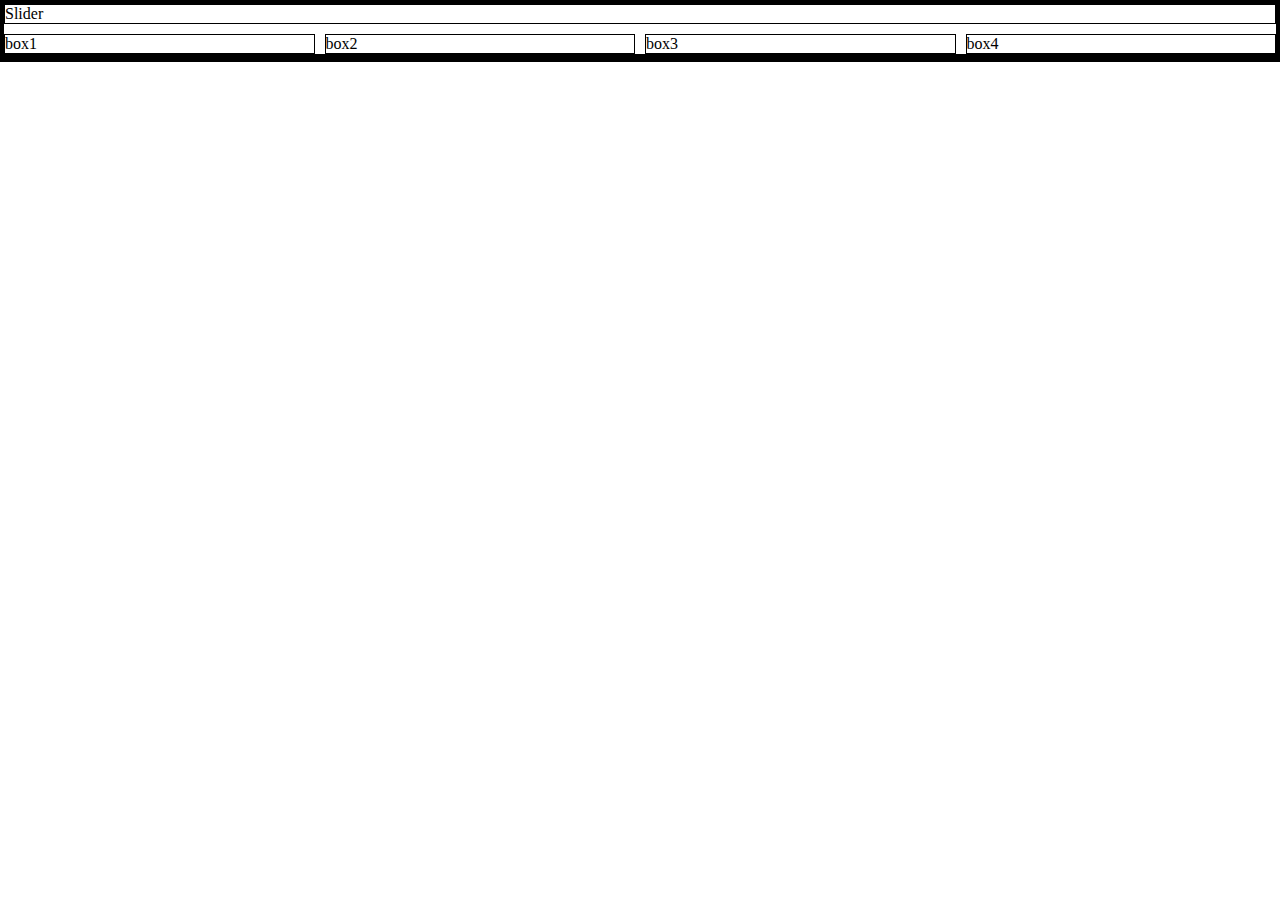
<file: seminar 09/11/index.html>
<!DOCTYPE html>
<html lang="en">
<head>
    <meta charset="UTF-8">
    <meta http-equiv="X-UA-Compatible" content="IE=edge">
    <meta name="viewport" content="width=device-width, initial-scale=1.0">
    <title>Document</title>
    <link rel="stylesheet" href="style.css">
</head>
<body>
    <div class="main">
        <div class="banner">
            <div class="slider">Slider</div>
            <div class="box box1">box1</div>
            <div class="box box2">box2</div>
            <div class="box box3">box3</div>
            <div class="box box4">box4</div>
        </div>
        <div class="search"></div>
        <div class="detail"></div>
    </div>
</body>
</html>
</file>
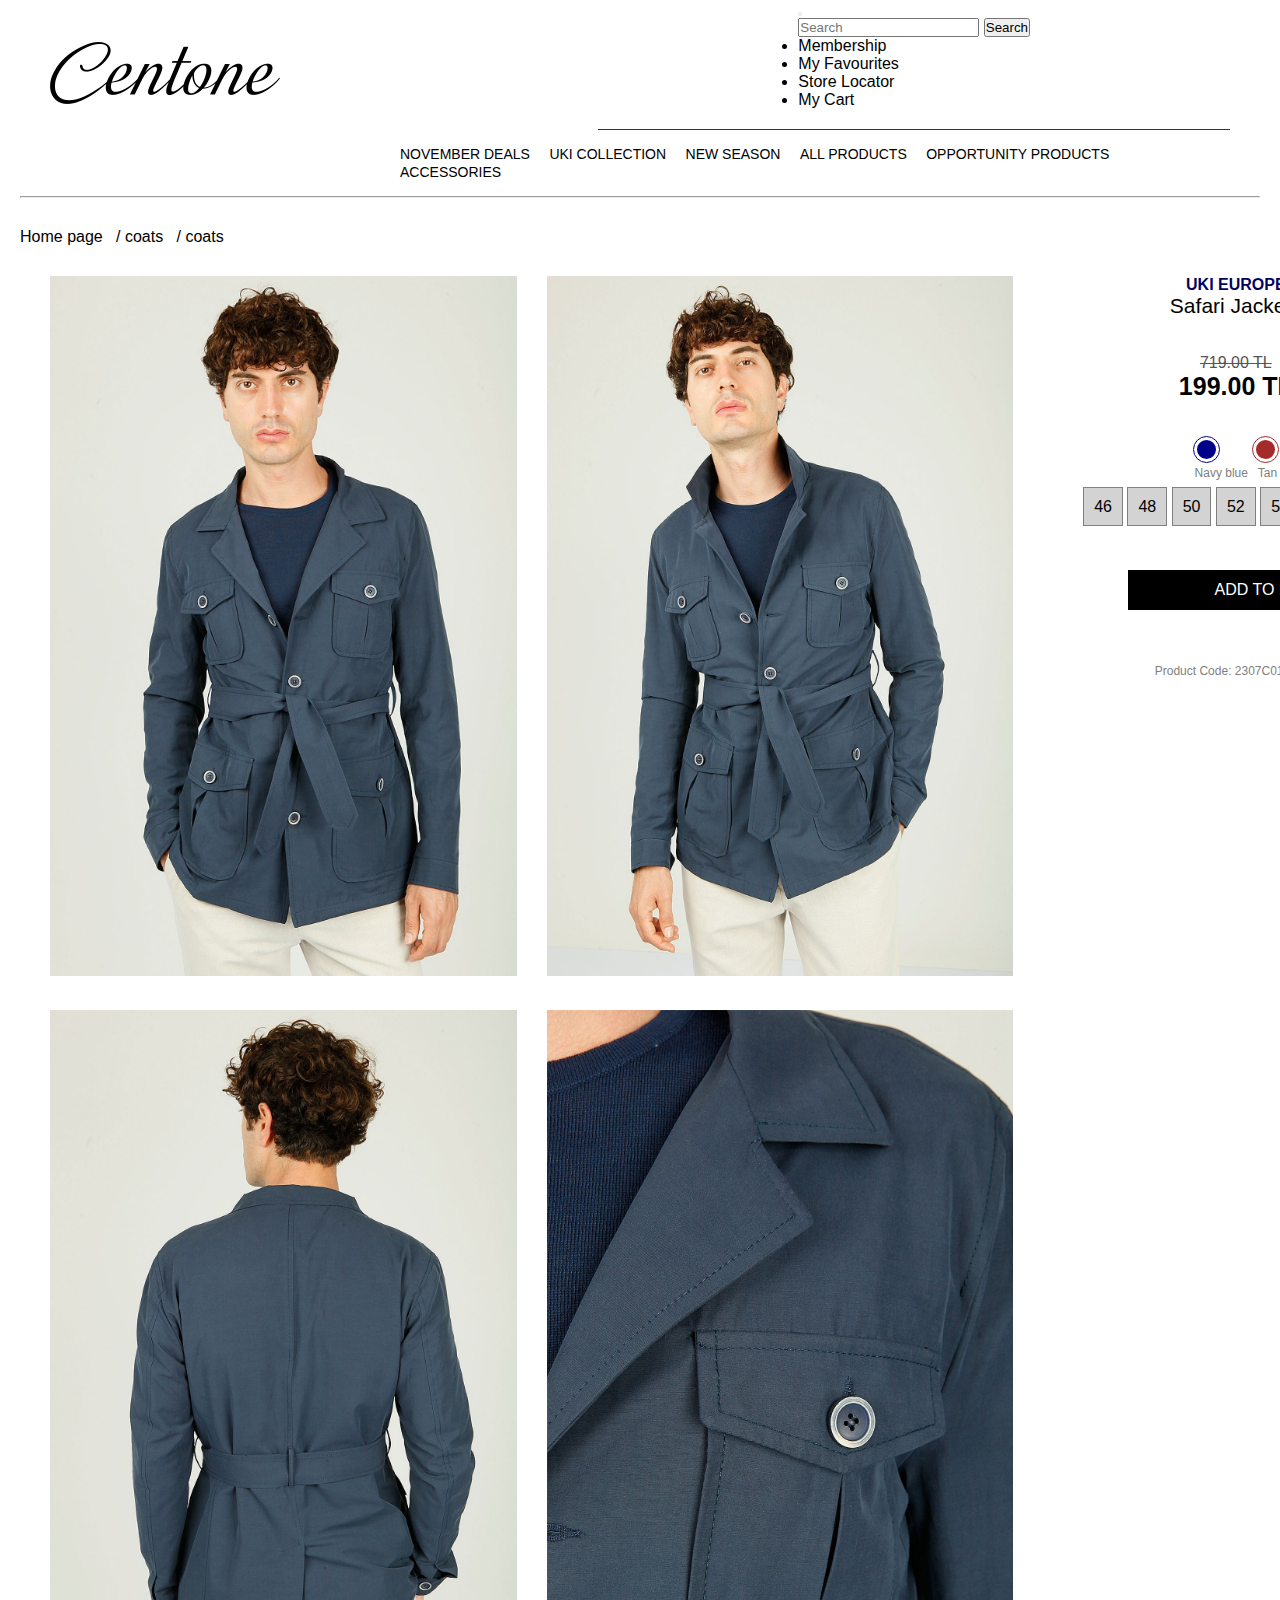
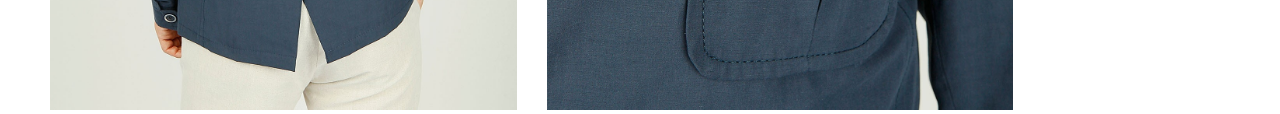
<file: detailpage.html>
<!DOCTYPE html>
<html lang="en">
<head>
    <meta charset="UTF-8">
    <meta http-equiv="X-UA-Compatible" content="IE=edge">
    <meta name="viewport" content="width=device-width, initial-scale=1.0">
    <title>Safari Jacket - Centone</title>
    <link href="https://cdn.jsdelivr.net/npm/bootstrap@5.1.3/dist/css/bootstrap.min.css" rel="stylesheet" integrity="sha384-1BmE4kWBq78iYhFldvKuhfTAU6auU8tT94WrHftjDbrCEXSU1oBoqyl2QvZ6jIW3" crossorigin="anonymous">
    <script src="https://cdn.jsdelivr.net/npm/bootstrap@5.1.3/dist/js/bootstrap.bundle.min.js" integrity="sha384-ka7Sk0Gln4gmtz2MlQnikT1wXgYsOg+OMhuP+IlRH9sENBO0LRn5q+8nbTov4+1p" crossorigin="anonymous"></script>
    <link rel="stylesheet" href="style.css">
    <link rel="stylesheet" href="detailpagestyle.css">
</head>
<body>
    <header class="header">
        <div class="container">
            <div class="header__nav">
                <a href="#"><img class="logo" src="media/logo.png" alt=""></a>
                
                <nav class="navbar navbar-expand-lg navbar-light bg-white">
                    <button class="navbar-toggler" type="button" data-bs-toggle="collapse" data-bs-target="#navbarScroll" aria-controls="navbarScroll" aria-expanded="false" aria-label="Toggle navigation">
                        <span class="navbar-toggler-icon"></span>
                    </button>
                    <div class="collapse navbar-collapse" id="navbarScroll">
                        <form class="d-flex">
                            <input class="form-control me-2" type="search" placeholder="Search" aria-label="Search" />
                            <button class="btn btn-outline-success" type="submit">Search</button>
                        </form>
        
                        <ul class="navbar-nav me-auto my-2 my-lg-0 navbar-nav-scroll" style="--bs-scroll-height: 100px">
                            <li class="nav-item">
                                <a class="nav-link" aria-current="page" href="#">Membership</a>
                            </li>
                            <li class="nav-item">
                                <a class="nav-link" href="#">My Favourites</a>
                            </li>
                            <li class="nav-item">
                                <a class="nav-link" href="#">Store Locator</a>
                            </li>
                            <li class="nav-item">
                                <a class="nav-link" href="#">My Cart</a>
                            </li>
                        </ul>
                    </div>
                </nav>
            </div>
            <nav class="main-nav">
                <div class="main-nav__list">
                    <span class="main-nav__item">
                        <a href="#" class="main-nav__link">November Deals</a>
                    </span>
                    <span class="main-nav__item">
                        <a href="#" class="main-nav__link">UKI Collection</a>
                    </span>
                    <span class="main-nav__item">
                        <a href="#" class="main-nav__link">New season</a>
                    </span>
                    <span class="main-nav__item">
                        <a href="#" class="main-nav__link">All products</a>
                    </span>
                    <span class="main-nav__item">
                        <a href="#" class="main-nav__link">Opportunity products</a>
                    </span>
                    <span class="main-nav__item">
                        <a href="#" class="main-nav__link">Accessories</a>
                    </span>
                </div>
            </nav>
        </div>
    </header class="header">
    <hr>
    <div class="breadcrumbs">
        <a href="#">Home page</a>&nbsp;&nbsp; /
        <a href="#">coats</a>&nbsp;&nbsp; /
        <a href="#">coats</a>
    </div>
    <div class="details">
        <div class="item1">
            <img src="./media/detailcoat1.jpg">
        </div>
        <div class="item2">
            <img src="./media/detailcoat2.jpg">
        </div>
        <div class="item3">
            <div class="uki">UKI EUROPE</div>
            <div class="safari">Safari Jackets</div>
            <br><br>
            <div class="lastprice">719.00 TL</div>
            <div class="actualprice">199.00 TL</div>
            <br><br>
            <a href="#" class="colorblue"></a>
            <a href="#" class="colortan"></a>
            <div class="color">
                <span>Navy blue</span>&nbsp;&nbsp;
                <span>Tan</span>
            </div>
            <br>
            <div class="sizes">
                <a href="#">46</a>
                <a href="#">48</a>
                <a href="#">50</a>
                <a href="#">52</a>
                <a href="#">54</a>
                <a href="#">56</a>
                <a href="#">58</a>
            </div>
            <br><br><br>
            <a href="#"><div class="basket">Add to basket</div></a>
            <br><br><br>
            <div class="code">Product Code: 2307C0120058</div>
        </div>
        <div class="item4">
            <img src="./media/detailcoat3.jpg">
        </div>
        <div class="item5">
            <img src="./media/detailcoat4.jpg">
        </div>
        <div class="item6"></div>
    </div>
</body>
</html>
</file>
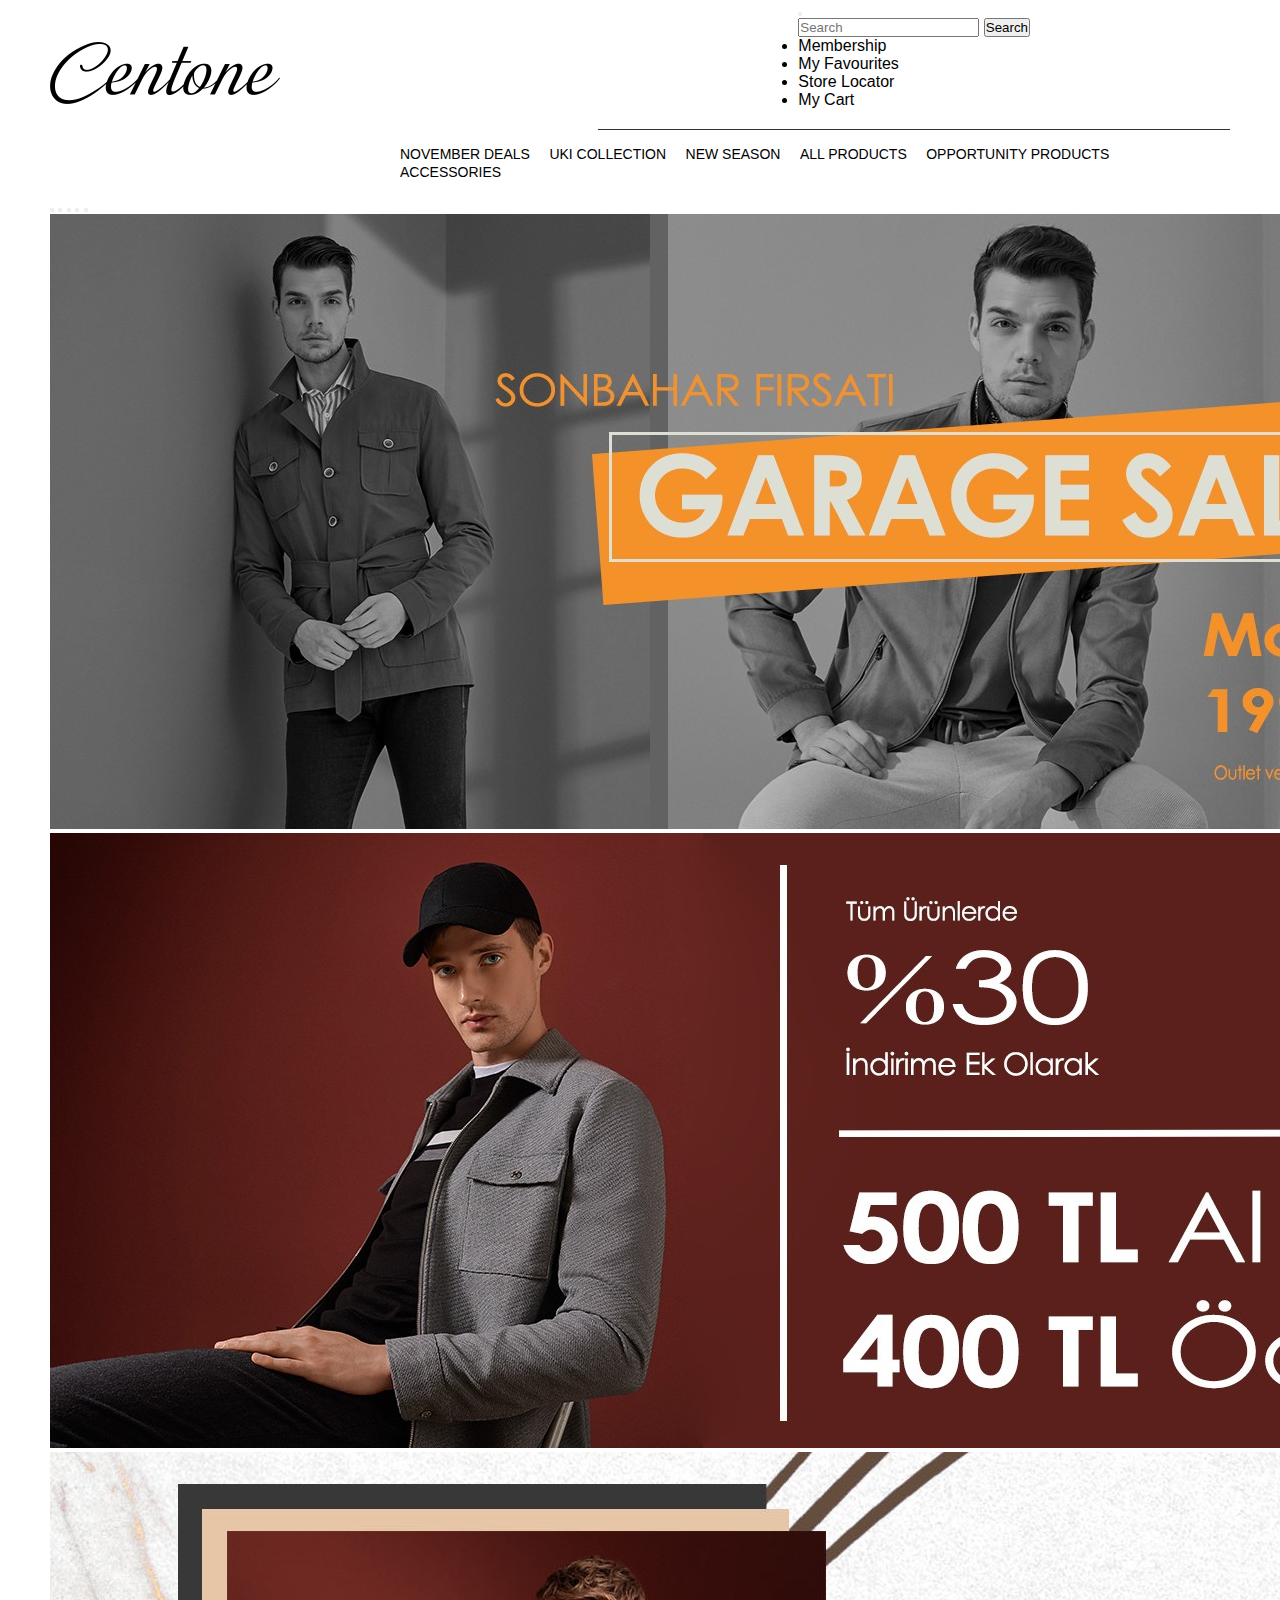
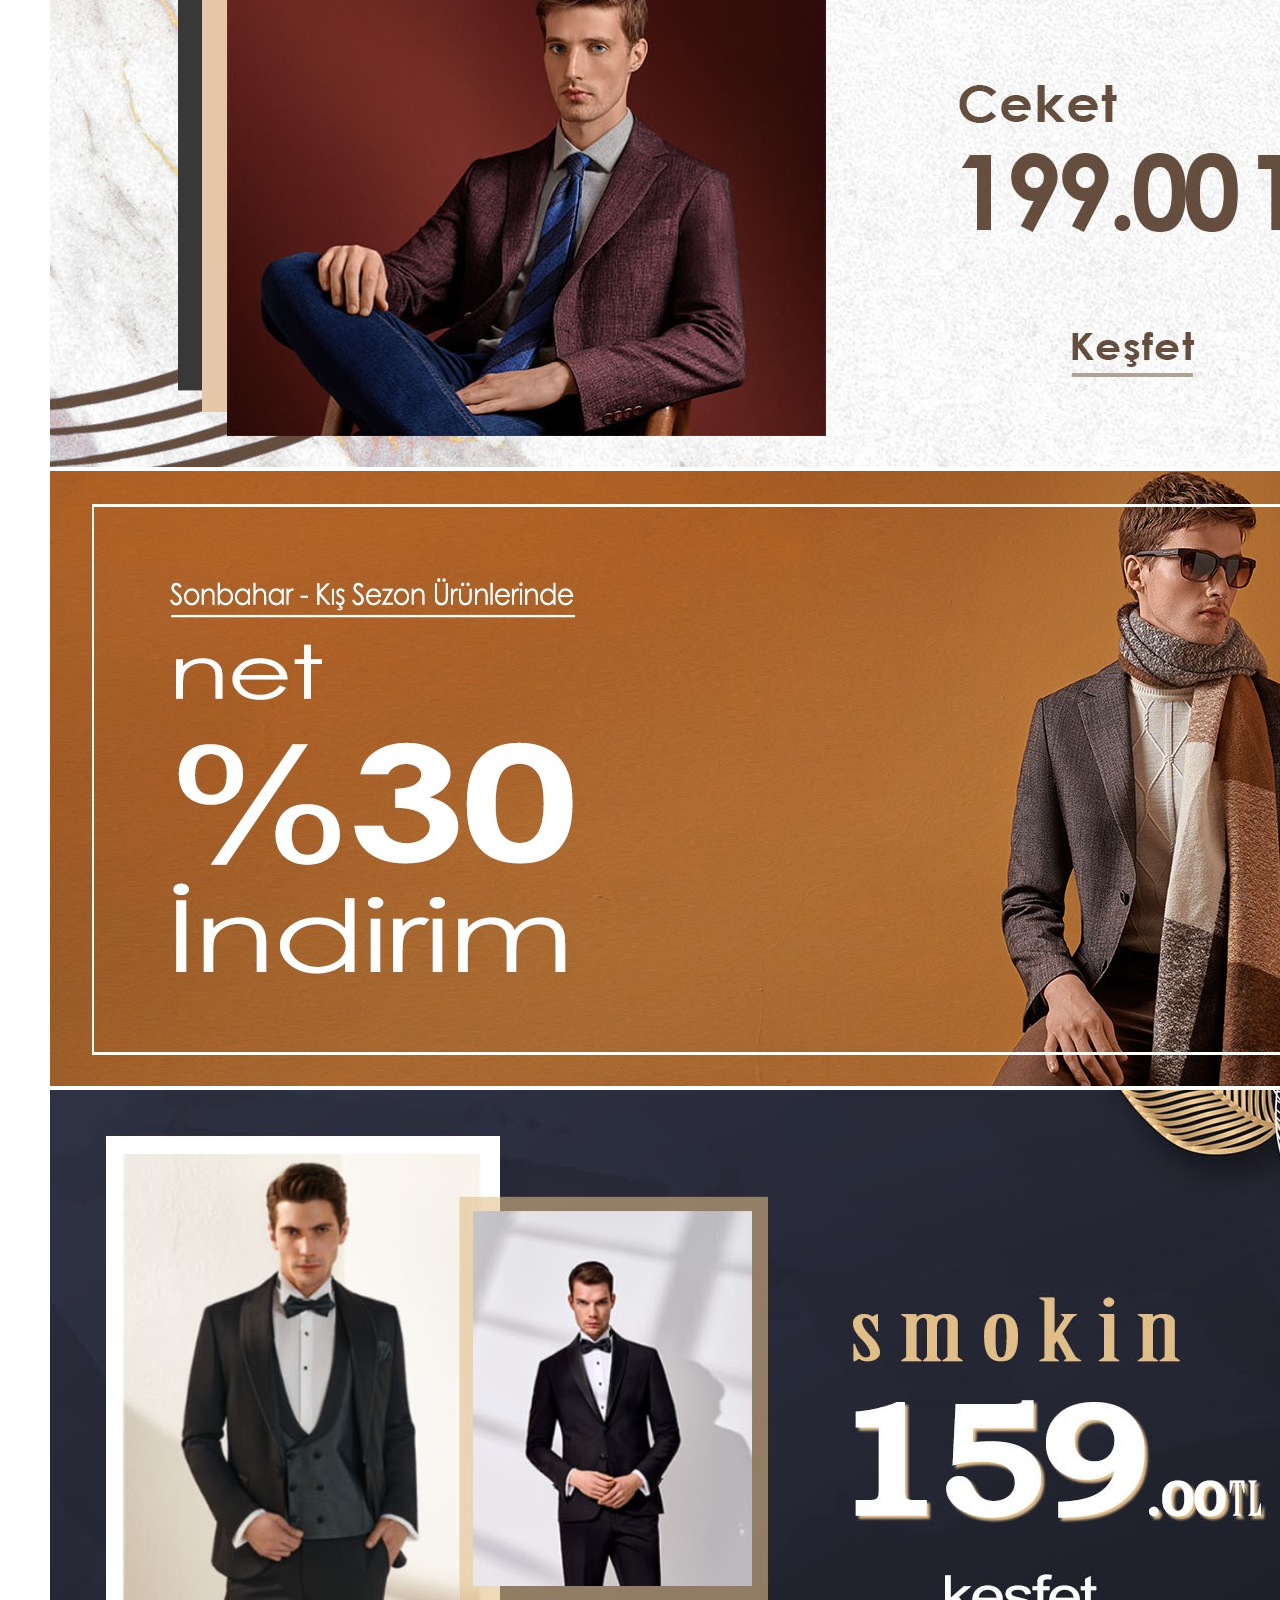
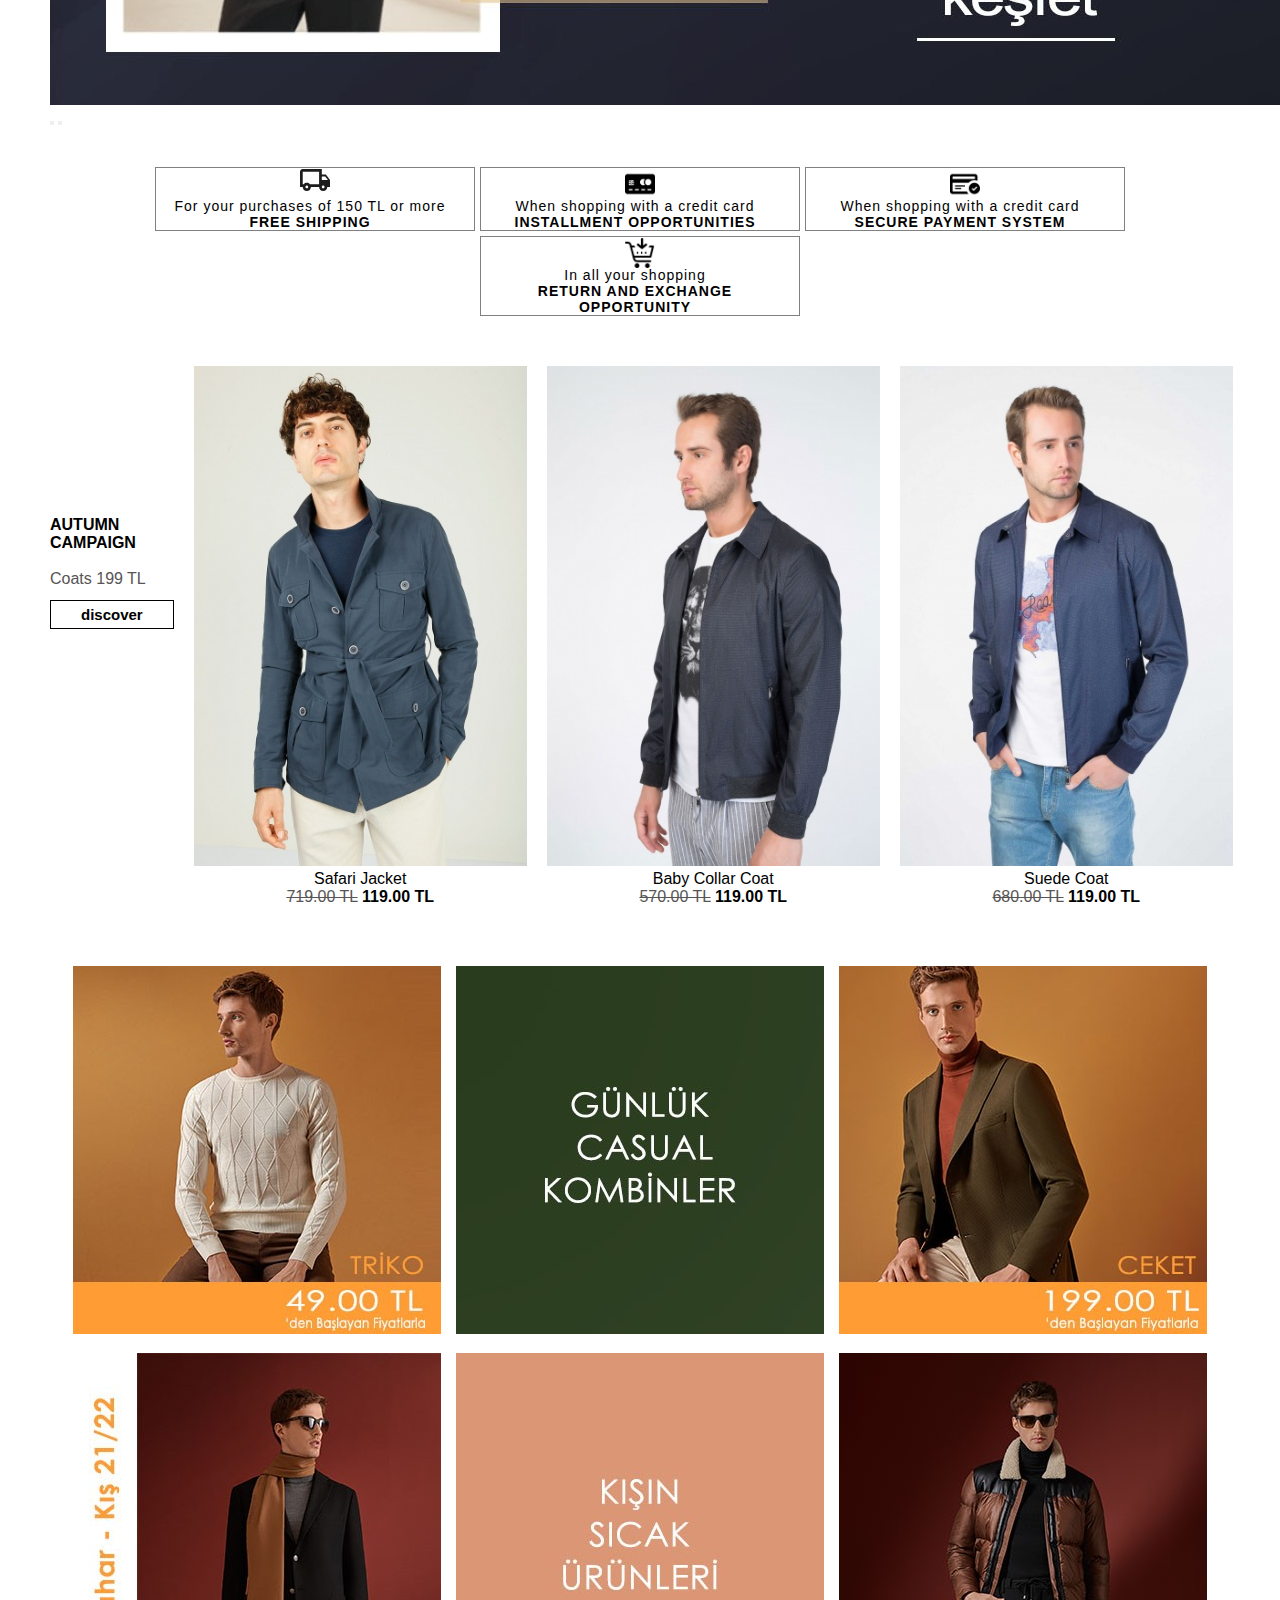
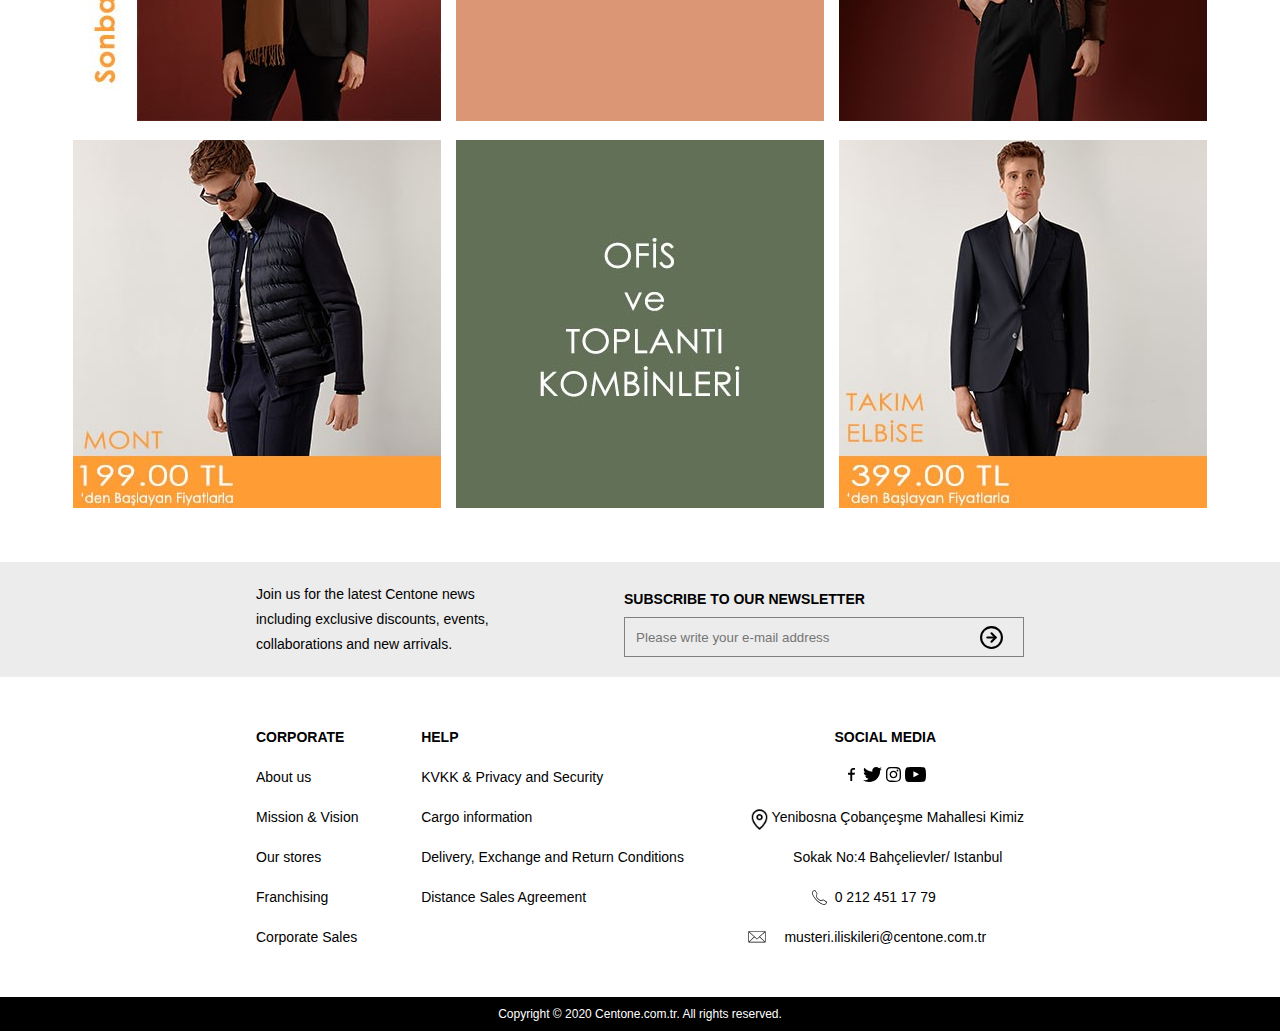
<file: homepage.html>
<!DOCTYPE html>
<html lang="en">
<head>
    <meta charset="UTF-8">
    <meta name="viewport" content="width=device-width, initial-scale=1.0, shrink-to-fit=no">
    <title>Centone - Men's Clothing Online</title>
    <link href="https://cdn.jsdelivr.net/npm/bootstrap@5.1.3/dist/css/bootstrap.min.css" rel="stylesheet" integrity="sha384-1BmE4kWBq78iYhFldvKuhfTAU6auU8tT94WrHftjDbrCEXSU1oBoqyl2QvZ6jIW3" crossorigin="anonymous">
    <script src="https://cdn.jsdelivr.net/npm/bootstrap@5.1.3/dist/js/bootstrap.bundle.min.js" integrity="sha384-ka7Sk0Gln4gmtz2MlQnikT1wXgYsOg+OMhuP+IlRH9sENBO0LRn5q+8nbTov4+1p" crossorigin="anonymous"></script>
    <link rel="stylesheet" href="style.css">
    <base target="_blank">
</head>
<body>
    <div class="wrapper">
        <header class="header">
            <div class="container">
                <div class="header__nav">
                    <a href="#"><img class="logo" src="media/logo.png" alt=""></a>
                    
                    <nav class="navbar navbar-expand-lg navbar-light bg-white">
                        <button class="navbar-toggler" type="button" data-bs-toggle="collapse" data-bs-target="#navbarScroll" aria-controls="navbarScroll" aria-expanded="false" aria-label="Toggle navigation">
                            <span class="navbar-toggler-icon"></span>
                        </button>
                        <div class="collapse navbar-collapse" id="navbarScroll">
                            <form class="d-flex">
                                <input class="form-control me-2" type="search" placeholder="Search" aria-label="Search" />
                                <button class="btn btn-outline-success" type="submit">Search</button>
                            </form>
            
                            <ul class="navbar-nav me-auto my-2 my-lg-0 navbar-nav-scroll" style="--bs-scroll-height: 100px">
                                <li class="nav-item">
                                    <a class="nav-link" aria-current="page" href="#">Membership</a>
                                </li>
                                <li class="nav-item">
                                    <a class="nav-link" href="#">My Favourites</a>
                                </li>
                                <li class="nav-item">
                                    <a class="nav-link" href="#">Store Locator</a>
                                </li>
                                <li class="nav-item">
                                    <a class="nav-link" href="#">My Cart</a>
                                </li>
                            </ul>
                        </div>
                    </nav>
                </div>
                    <nav class="main-nav">
                        <div class="main-nav__list">
                            <span class="main-nav__item">
                                <a href="#" class="main-nav__link">November Deals</a>
                            </span>
                            <span class="main-nav__item">
                                <a href="#" class="main-nav__link">UKI Collection</a>
                            </span>
                            <span class="main-nav__item">
                                <a href="#" class="main-nav__link">New season</a>
                            </span>
                            <span class="main-nav__item">
                                <a href="#" class="main-nav__link">All products</a>
                            </span>
                            <span class="main-nav__item">
                                <a href="#" class="main-nav__link">Opportunity products</a>
                            </span>
                            <span class="main-nav__item">
                                <a href="#" class="main-nav__link">Accessories</a>
                            </span>
                        </div>
                    </nav>
                         
                <!-- Carousel -->
                <div id="demo" class="carousel slide" data-bs-ride="carousel">

                    <!-- Indicators/dots -->
                    <div class="carousel-indicators">
                        <button type="button" data-bs-target="#demo" data-bs-slide-to="0" class="active"></button>
                        <button type="button" data-bs-target="#demo" data-bs-slide-to="1"></button>
                        <button type="button" data-bs-target="#demo" data-bs-slide-to="2"></button>
                        <button type="button" data-bs-target="#demo" data-bs-slide-to="3"></button>
                        <button type="button" data-bs-target="#demo" data-bs-slide-to="4"></button>
                    </div>
                
                    <!-- The slideshow/carousel -->
                    <div class="carousel-inner">
                        <div class="carousel-item active">
                            <img src="./media/banner-slider/3.jpg" alt="" class="d-block w-100">
                        </div>
                        <div class="carousel-item">
                            <img src="./media/banner-slider/2.jpg" alt="" class="d-block w-100">
                        </div>
                        <div class="carousel-item">
                            <img src="./media/banner-slider/1.jpg" alt="" class="d-block w-100">
                        </div>
                        <div class="carousel-item">
                            <img src="./media/banner-slider/4.jpg" alt="" class="d-block w-100">
                        </div>
                        <div class="carousel-item">
                            <img src="./media/banner-slider/5.jpg" alt="" class="d-block w-100">
                        </div>
                    </div>
                
                    <!-- Left and right controls/icons -->
                    <button class="carousel-control-prev" type="button" data-bs-target="#demo" data-bs-slide="prev">
                    <span class="carousel-control-prev-icon"></span>
                    </button>
                    <button class="carousel-control-next" type="button" data-bs-target="#demo" data-bs-slide="next">
                    <span class="carousel-control-next-icon"></span>
                    </button>
                </div>
            </div>
        </header class="header">

        <div class="main">
            <div class="container">    
                <div class="features">            
                    <a href="#" class="features__item1">For your purchases of 150 TL or more <br><b>FREE SHIPPING</b></a>
                    <a href="#" class="features__item2">When shopping with a credit card <br><b>INSTALLMENT OPPORTUNITIES</b></a>
                    <a href="#" class="features__item3">When shopping with a credit card <br><b>SECURE PAYMENT SYSTEM</b></a>
                    <a href="#" class="features__item4">In all your shopping <br><b>RETURN AND EXCHANGE OPPORTUNITY</b></a>
                </div> 
                <div class="campaign">
                    <div class="campaign__list list1">
                        <div><b>AUTUMN CAMPAIGN</b></div><br>
                            <div><span>Coats 199 TL</span></div><br>
                            <div><b><a href="#">discover</a></b></div>
                    </div>
                    <div class="campaign__list list2">
                        <a href="file:///C:/Users/User/Desktop/JAVASCRIPT%20-%20It%20academy/JS_1/lesson17/centone/CENTONE%20%E2%80%94%20CORRECTED/detailpage.html"><img src="./media/coat1-1.jpg" alt=""></a>
                    </div>
                    <div class="campaign__list list3">
                        <a href="#"><img src="./media/coat2.jpg" alt=""></a>
                    </div>
                    <div class="campaign__list list4">
                        <a href="#"><img src="./media/coat3.jpg" alt=""></a>
                    </div>
                    <div class="campaign__list list5">
                        <a href="#">Safari Jacket</a><br>
                        <span class="lastprice">719.00 TL</span>
                        <span class="actualprice">119.00 TL</span>
                    </div>
                    <div class="campaign__list list6">
                        <a href="#">Baby Collar Coat</a><br>
                        <span class="lastprice">570.00 TL</span>
                        <span class="actualprice">119.00 TL</span>
                    </div>
                    <div class="campaign__list list7">
                        <a href="#">Suede Coat</a><br>
                        <span class="lastprice">680.00 TL</span>
                        <span class="actualprice">119.00 TL</span>
                    </div>
                </div>
            </div>
            <div class="categories_wrapper">
                <div class="categories">
                    <div class="categories__category1">
                        <a href="#">
                            <img src="./media/categories/1.jpg" alt="dcd">
                        </a>
                    </div>
                    <div class="categories__category2">
                        <a href="#">
                            <img src="./media/categories/2.jpg" alt="dcd">
                        </a>
                    </div>
                    <div class="categories__category3">
                        <a href="#">
                            <img src="./media/categories/3.jpg" alt="dcd">
                        </a>
                    </div>
                    <div class="categories__category4">
                        <a href="#">
                            <img src="./media/categories/4.jpg" alt="dcd">
                        </a>
                    </div>
                    <div class="categories__category5">
                        <a href="#">
                            <img src="./media/categories/5.jpg" alt="dcd">
                        </a>
                    </div>
                    <div class="categories__category6">
                        <a href="#">
                            <img src="./media/categories/6.jpg" alt="dcd">
                        </a>
                    </div>
                    <div class="categories__category7">
                        <a href="#">
                            <img src="./media/categories/7.jpg" alt="dcd">
                        </a>
                    </div>
                    <div class="categories__category8">
                        <a href="#">
                            <img src="./media/categories/8.jpg" alt="dcd">
                        </a>
                    </div>
                    <div class="categories__category9">
                        <a href="#">
                            <img src="./media/categories/9.jpg" alt="dcd">
                        </a>
                    </div>
                </div>
            </div>
        </div>
        <footer>
            <div class="footer__subscription">
                <div class="footer__wrapper">
                    <div class="footer__join-us">Join us for the latest Centone news including exclusive discounts, events, collaborations and new arrivals.</div>
                    <form class="footer__subscribe-form"><b><p>SUBSCRIBE TO OUR NEWSLETTER</p></b>
                        <input type="email" placeholder="&nbsp;&nbsp; Please write your e-mail address">
                    </form>
                </div>
            </div>
            <div class="footer__contacts">
                <div class="footer__corporate"><b>CORPORATE</b><br>
                    <a href="#">About us</a><br>
                    <a href="#">Mission & Vision</a><br>
                    <a href="#">Our stores</a><br>
                    <a href="#">Franchising</a><br>
                    <a href="#">Corporate Sales</a><br>
                </div>
                <div class="footer__help"><b>HELP</b><br>
                    <a href="#">KVKK & Privacy and Security</a><br>
                    <a href="#">Cargo information</a><br>
                    <a href="#">Delivery, Exchange and Return Conditions</a><br>
                    <a href="#">Distance Sales Agreement</a><br>
                </div>
                <div class="footer__social"><b>SOCIAL MEDIA</b><br>
                    <a href="#" class="FB"><img src="./media/icons/fb.svg" alt="FB"></a>
                    <a href="#" class="Twitter"><img src="./media/icons/twitter.svg" alt="FB"></a>
                    <a href="#" class="Insta"><img src="./media/icons/insta.svg" alt="FB"></a>
                    <a href="#" class="Youtube"><img src="./media/icons/youtube.svg" alt="FB"></a>
                    <div class="footer__address">Yenibosna Çobançeşme Mahallesi Kimiz <br>Sokak No:4 Bahçelievler/ Istanbul</div>
                    <div class="footer__phone">0 212 451 17 79</div>
                    <div class="footer__mail">musteri.iliskileri@centone.com.tr</div>
                </div>
            </div>
            <div class="footer__copyright">
                    <div class="copy">Copyright © 2020 Centone.com.tr. All rights reserved.</div>
            </div>
        </footer>
    </div>
</body>
</html>
</file>
<file: seminar 09/11/style.css>
* {
    margin: 0;
    padding: 0;
    border: 1px solid black;
}

.banner {
    display: grid;
    grid-template:
    "s s s s"
    "b1 b2 b3 b4";
    gap: 10px;
}

.slider {
    grid-area: s;
}
.box1 {
    grid-area: b1;
}
.box2 {
    grid-area: b2;
}
.box3 {
    grid-area: b3;
}
.box4 {
    grid-area: b4;
}
</file>
<file: style.css>
* {
    margin: 0;
    padding: 0;
    box-sizing: border-box;
    font-family: -apple-system, BlinkMacSystemFont, 'Segoe UI', Roboto, Oxygen, Ubuntu, Cantarell, 'Open Sans', 'Helvetica Neue', sans-serif;
}

body {
    width: 100vw;
    height: 100%;
}

.wrapper {
    min-height: 100%;
    display: flex;
    flex-direction: column;
}

.container {
	max-width: 1650px;
	padding: 0 50px;
	margin: 0 auto;
}

.header__nav {
    display: flex;
	justify-content: space-between;
	align-items: center;
}

.logo {
    margin-top: 20px;
}

.navbar {
    padding-left: 200px;
    padding-bottom: 20px;
    border-bottom: 1px solid #333;
}

.btn-outline-success {
    margin-right: 200px;
}

.main-nav {
	padding: 15px 0px;
    margin-left: 350px;
}

.main-nav-list {
    display: flex;
    flex-wrap: wrap;
}

.main-nav__link {
    text-transform: uppercase;
	font-size: 14px;
	line-height: 18px;
	transition: 1.5s ease;
    margin-right: 15px;
}

.main-nav__link:hover {
	color: #000;
    font-weight: bold;
    font-size: 15px;
	/* transform: scale(1.5);  */
}

.main {
    flex: 1 1 auto;
}

/* .point1 {
    background: url(./media/icons/profile.svg) no-repeat;    
    background-size: 20px auto;
    background-position: center 0px;
}
.point2 {
    background: url(./media/icons/favs.png) no-repeat;    
    background-size: 20px auto;
    background-position: center 0px;
}
.point3 {
    background: url(./media/icons/locatornew.png) no-repeat;    
    background-size: 20px auto;
    background-position: center 0px;
}
.point4 {
    background: url(./media/icons/cart.png) no-repeat;    
    background-size: 20px auto;
    background-position: center 0px;
} */
/* .point1:hover {
    opacity: 0.7;
}
.point2:hover {
    opacity: 0.7;
}
.point3:hover {
    opacity: 0.7;
}
.point4:hover {
    opacity: 0.7;
}  */

a {
    text-decoration-line: none;
    color: black;
}

a:hover {
    color: black;
}

.features {
    display: flex;
    flex-wrap: wrap;   
    margin-top: 40px; 
    text-align: center; 
    gap: 5px;
    letter-spacing: 1px;
    font-size: 14px;
    justify-content: center;
}
.features__item1 {
    width: 320px;
    height: auto;
    padding-top: 30px;
    padding-right: 10px;   
    border: 1px solid grey;   
    background: url(./media/icons/delivery.svg) no-repeat;
    background-size: 30px auto;
    background-position: 50% 3%;
    text-align: center;
}
.features__item2 {
    width: 320px;
    height: auto;
    padding-top: 30px;
    padding-right: 10px;   
    border: 1px solid grey;   
    background: url(./media/icons/creditcard.png) no-repeat;
    background-size: 30px auto;
    background-position: 50% 3%;
    text-align: center;
}
.features__item3 {
    width: 320px;
    height: auto;
    padding-top: 30px;
    padding-right: 10px;   
    border: 1px solid grey;   
    background: url(./media/icons/secure.png) no-repeat;
    background-size: 30px auto;
    background-position: 50% 3%;
    text-align: center;
}
.features__item4 {
    width: 320px;
    height: auto;
    padding-top: 30px;
    padding-right: 10px;   
    border: 1px solid grey;   
    background: url(./media/icons/exchange.png) no-repeat;
    background-size: 30px auto;
    background-position: 50% 3%;
    text-align: center;
}

.campaign {
    margin-top: 50px;
    margin-bottom: 50px;
    height: 400px;
    display: grid;
    grid-template-areas: 
    "AUTUMN coat1 coat2 coat3"
    "AUTUMN Safari Baby Suede";
    grid-template-columns: repeat(4, 1fr);
    grid-template-rows: repeat(2, 1fr);
    column-gap: 20px;
}

.campaign > .list1 {
    grid-area: AUTUMN;
    margin-top: 150px;
}
.campaign > .list2 {
    grid-area: coat1;
}
.campaign > .list3 {
    grid-area: coat2;
}
.campaign > .list4 {
    grid-area: coat3;
}
.campaign > .list5 {
    grid-area: Safari;
    text-align: center;
}
.campaign > .list6 {
    grid-area: Baby;
    text-align: center;
}
.campaign > .list7 {
    grid-area: Suede;
    text-align: center;
}

.campaign__list img{
    height: 500px;
    width: auto;
}

.list1 span {
    color: rgb(87, 85, 85);
}

.list1 a {
    text-decoration-line: none;
    text-transform: lowercase;
    color: black;
    font-size: 15px;
    border: 1px solid black;
    padding: 5px 30px;
    transition: 0.6s;
    transition-timing-function: ease;
    transition-delay: 0.05s;
}
.list1 a:hover {
    background-color: black;
    color: white;
}

.lastprice {
    color: rgb(87, 85, 85);
    text-decoration: line-through;
}

.actualprice {
    font-weight: bold;
}

.categories_wrapper {
    width: 90vw;
    margin: 0px auto;
}

.categories {
    display: flex;
    flex-wrap: wrap; 
    justify-content: center;
    gap: 15px;
    padding-top: 150px;
}

.categories__category1, .categories__category2, .categories__category3, .categories__category4, .categories__category5, .categories__category6, .categories__category7, .categories__category8, .categories__category9  {
    transition: 0.4s;
    transition-timing-function: ease-in;
}

.categories__category1:hover {
    color: rgb(223, 223, 223);
    opacity: 0.3;
}

.categories__category2:hover {
    color: rgb(223, 223, 223);
    opacity: 0.3;
}
.categories__category3:hover {
    color: rgb(223, 223, 223);
    opacity: 0.3;
}
.categories__category4:hover {
    color: rgb(223, 223, 223);
    opacity: 0.3;
}
.categories__category5:hover {
    color: rgb(223, 223, 223);
    opacity: 0.3;
}
.categories__category6:hover {
    color: rgb(223, 223, 223);
    opacity: 0.3;
}
.categories__category7:hover {
    color: rgb(223, 223, 223);
    opacity: 0.3;
}
.categories__category8:hover {
    color: rgb(223, 223, 223);
    opacity: 0.3;
}
.categories__category9:hover {
    color: rgb(223, 223, 223);
    opacity: 0.3;
}

.footer__subscription {
    width: 100vw;
    height: auto;
    background-color: rgb(236, 236, 236);
}
.footer__wrapper {
    width: 60%;
    margin: 0px auto;
    display: flex;
    justify-content: space-evenly;
    align-items: center;
    margin-top: 50px;    
    font-size: 14px;
    padding-top: 20px;
    padding-bottom: 20px;
}

.footer__join-us {
    padding-right: 100px;
    line-height: 25px;
}

.footer__subscribe-form {
    line-height: 35px;
}

footer input {  
    width: 400px; 
    height: 40px;  
    border: 1px solid grey;
    background: url(./media/icons/arrow.svg) no-repeat;
    background-size: 25px auto;
    background-position: 95% 50%;
}

.footer__contacts {
    display: flex;
    flex-wrap: wrap;
    width: 60%;
    margin: 0px auto;
    justify-content: space-between;
    padding-top: 40px; 
    padding-bottom: 40px;    
    font-size: 14px;
    line-height: 40px;
}
.footer__social{
    text-align: center;
}

.footer__social img {
    height: 15px;
}

.footer__address {
    background-image: url(./media/icons/locatornew.png);
    background-repeat: no-repeat;
    background-size: 25px auto;
    background-position: left 10px;
    padding-left: 25px;
}
.footer__phone {
    background-image: url(./media/icons/phone.svg);
    background-repeat: no-repeat;
    background-size: 15px auto;
    background-position: 25%;
}
.footer__mail {
    background-image: url(./media/icons/mail.svg);
    background-repeat: no-repeat;
    background-size: 20px auto;
    background-position: left;
}

.footer__copyright {
    width: 100vw;
    background-color: black;
    color: white;
    font-size: 12px;
    text-align: center;
    padding-top: 10px;
    padding-bottom: 10px;
}

/* Responsive starts here */

@media screen and (max-width: 1200px) {
    .campaign {
        display: none;
    }
}

@media screen and (max-width: 990px) {
    .footer__join-us {
        display: none;
    }
    .carousel {
        display: none;
    }
    .features {
        font-size: 18px;
    }
    .features__item1, .features__item2, .features__item3, .features__item4 {
        width: 80%;
    }
}

@media screen and (max-width: 840px) {
    .main-nav__list {
        display: none;
    }
    .navbar {
        border-bottom: none;
    }
}
</file>
<file: detailpagestyle.css>
hr {
    color: grey;
    margin: 0 20px;
}

.breadcrumbs a {
    text-decoration-line: none;
    color: black;
}
.breadcrumbs {    
    padding-left: 20px;
    padding-top: 30px;
    padding-bottom: 30px;
}
.details {
    display: grid;
    grid-template-areas: 
    "c1 c2 c3"
    "c4 c5 c6";
    grid-template-columns: 1fr 1fr 1fr;
    grid-template-rows: 1fr 1fr;
    justify-content: space-evenly;
    gap: 30px;
    margin-left: 50px;
}

.details img {
    height: 700px;
    width: auto;
}

.item1 {
    grid-area: c1;
}
.item2 {
    grid-area: c2;
}
.item3 {
    grid-area: c3;
    text-align: center;
}
.item3 .uki {
    font-weight: bolder;
    color: rgb(3, 3, 95);
}
.item3 .safari {
    font-size: 21px;
}
.item4 {
    grid-area: c4;
}
.item5 {
    grid-area: c5;
}
.item6 {
    grid-area: c6;
}

.lastprice {
    text-decoration-line: line-through;
}

.actualprice {
    font-size: 25px;
}

.colorblue {
    display: inline-block;
    height: 25px;
    width: 25px;
    border: 3px solid white;
    outline: 1px solid darkblue;
    background-color: darkblue;
    border-radius: 50%;
}
.colortan {
    display: inline-block;
    height: 25px;
    width: 25px;
    border: 3px solid white;
    outline: 1px solid brown;
    background-color: brown;
    border-radius: 50%;
    margin-left: 30px;
}

.color {
    color: grey;
    font-size: 12px;
}

.sizes a {
    border: 1px solid grey;
    padding: 10px;
    background-color: lightgray;
    text-decoration-line: none;
    color: black;
}

.sizes a:hover {
    background-color: black;
    color: white;
}

.basket {
    text-transform: uppercase;
    border: 1px solid black;
    background-color: black;
    color: white;
    padding: 10px 40px;
    width: 300px;
    margin-left: 85px;
}
.basket:hover {
    opacity: 0.8;
}

.code {
    color: grey;
    font-size: 12px;
}

/* Responsive starts here */

@media screen and (max-width: 1200px) {
    .details img {
        height: 500px;
        width: auto;
    }
    .basket {
        width: 200px;
        margin-left: 60px;
    }
}

@media screen and (max-width: 1080px) {
    .details img {
        height: 500px;
        width: auto;
    }
    .details {
        gap: 10px;
    }
    .basket {
        width: 200px;
        margin-left: 60px;
    }
    .sizes {
        font-size: 10px;
    }
}

@media screen and (max-width: 990px) {
    .basket {
        width: 150px;
        margin-left: 40px;
        font-size: 14px;
    }
    .sizes {
        display: flex;
        flex-wrap: wrap;
    }
}

@media screen and (max-width: 840px) {
    .details {
        display: flex;
    }
    .item1 img {
        height: 500px;
        width: auto;
    }
    .item2, .item4, .item5, .item6 {
        display: none;
    }
}
</file>
